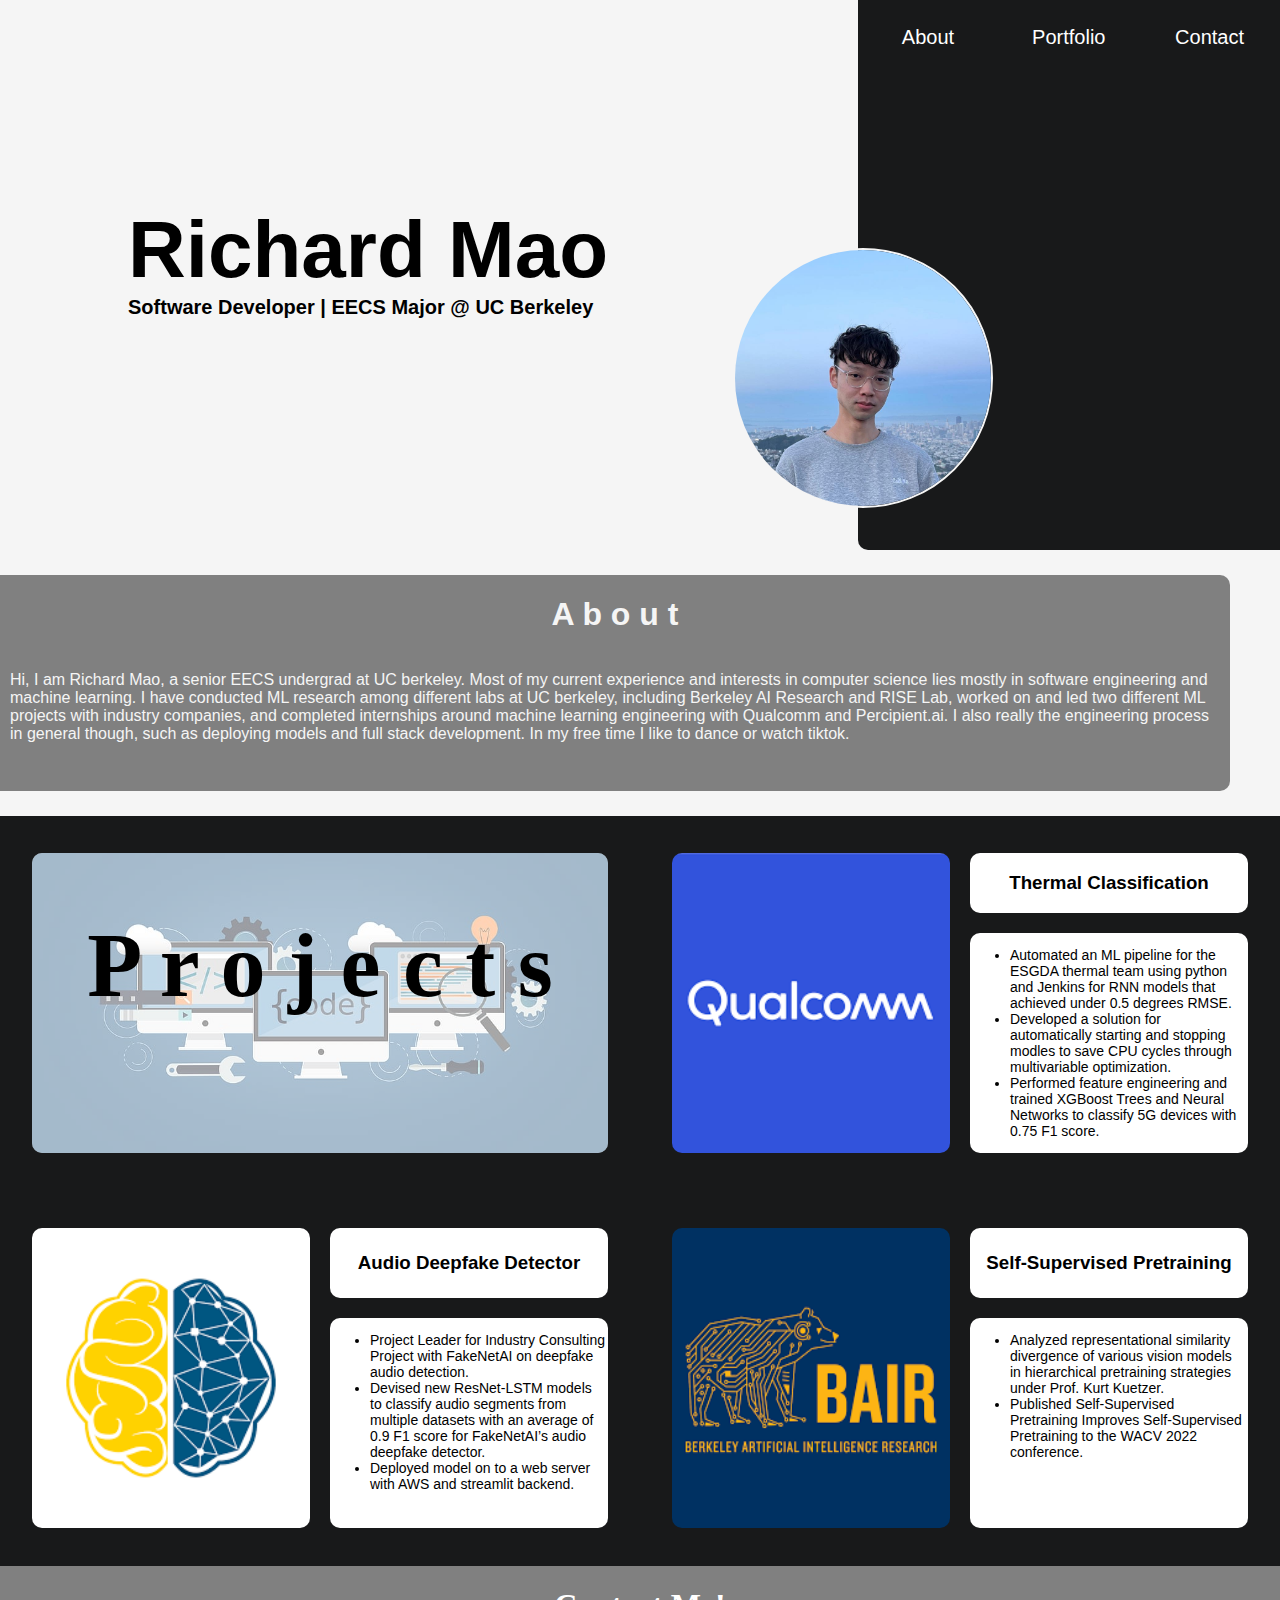
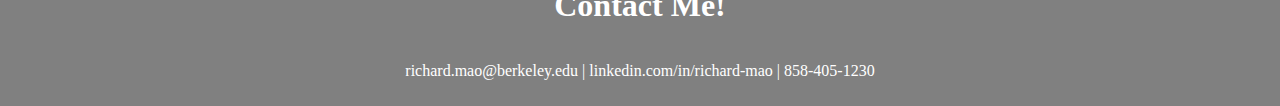
<file: proj1/index.html>
<!--
    Please note that this HTML template is a starting point!
    It is absolutely not comprehensive, and you will almost surely have to add more.
-->
<!DOCTYPE html>
<html lang="en">
<head>
    <meta charset="UTF-8">
    <meta http-equiv="X-UA-Compatible" content="IE=edge">
    <meta name="viewport" content="width=device-width, initial-scale=1.0">
    <link rel="stylesheet" href="./template.css">
    <title>Richard Mao's Website</title>
</head>
<body style="margin: 0;background-color:whitesmoke;">
    <div class="splash-page">
        <div class="navbar">
            <div class="logo"></div>
            <div class="nav">
               
                <button class="nav-button">
                    <a href="#about_tag">About</a>
                </button>
           
                <button class="nav-button">
                    <a href="#portfolio_tag">Portfolio</a>
                </button>
               
                <button class="nav-button">
                    <a href="#contact_tag">Contact</a>
                </button>
                
            </div>
        </div>
        <div class="headline-div">
       
            
            <img class = "pfp" src="./pfp.jpg" alt="PFP">
           
            <!--<img style = "border-radius: 50%; width: 250px; height: 250px; border: black;" src="./pfp.jpg" alt="PFP">-->
            <div class="headline">
                <h2 style="font-size: 80px;">Richard Mao</h2>
                <h2>Software Developer | EECS Major @ UC Berkeley</h2>
            </div>
            
            <div class="overlay-box"></div>
            
        </div>       
    </div>
  
    <a id="about_tag"> 
        <div class="about-page">
            <h1 style="justify-self: center">
                A b o u t
            </h1>
            <p> Hi, I am Richard Mao, a senior EECS undergrad at UC berkeley. 
                Most of my current experience and interests in computer science 
                lies mostly in software engineering and machine learning. 
                I have conducted ML research among different labs at UC berkeley, 
                including Berkeley AI Research and RISE Lab, worked on and led two
                different ML projects with industry companies, and completed internships
                around machine learning engineering with Qualcomm and Percipient.ai. 
                I also really the engineering process in general though, such as deploying models
                and full stack development. In my free time I like to dance or watch tiktok.<p>
        </div>
    </a>

    <div style="width:100%;height:25px"></div>

    <a id="portfolio_tag"> 
        <div class="portfolio">
            <div class="proj-container" style="background-color: white; border-radius: 10px; justify-content: center; align-content: center;">
                <img class="container-img" src="./proj.webp">
                <h1 style="position: absolute; font-size:90px; font-weight: bolder;"> P r o j e c t s</h1>
            </div>
            <div class="proj-container">
                <div class="proj-img">
                    <img src="./qc.png">
                </div>
                <div class="proj-col">
                    <div class="proj-name">
                        <h3> Thermal Classification </h3>
                    </div>
                    <div class="proj-desc">
                        <ul>
                            <li>Automated an ML pipeline for the ESGDA thermal team using python and Jenkins for RNN models that achieved under 0.5 degrees RMSE.</li>
                            <li>Developed a solution for automatically starting and stopping modles to save CPU cycles through multivariable optimization. </li>
                            <li>Performed feature engineering and trained XGBoost Trees and Neural Networks to classify 5G devices with 0.75 F1 score.</li>
                        </ul>
                    </div>

                </div>
            </div>

             <div class="proj-container">
                <div class="proj-img">
                    <img src="./mlab.png">
                </div>
                <div class="proj-col">
                    <div class="proj-name"> 
                        <h3> Audio Deepfake Detector </h3>
                    </div>
                    <div class="proj-desc">
                        <ul>
                            <li>Project Leader for Industry Consulting Project with FakeNetAI on deepfake audio detection.</li>
                            <li>Devised new ResNet-LSTM models to classify audio segments from multiple datasets with an average of 0.9 F1 score for FakeNetAI’s audio deepfake detector.</li>
                            <li>Deployed model on to a web server with AWS and streamlit backend.</li>
                        </ul>
                    </div>

                </div>
            </div>

            <div class="proj-container">
                <div class="proj-img">
                    <img style="width:91%;" src="./bair.png" >
                </div>
                <div class="proj-col">
                    <div class="proj-name">
                        <h3> Self-Supervised Pretraining </h3>
                    </div>
                    <div class="proj-desc">
                        <ul>
                            <li>Analyzed representational similarity divergence of various vision models in hierarchical pretraining strategies under Prof. Kurt Kuetzer.</li>
                            <li>Published Self-Supervised Pretraining Improves Self-Supervised Pretraining to the WACV 2022 conference.</li>
                        </ul>
                    </div>

                </div>
            </div>
        </div>
    </a>

    <a id="contact_tag"> 
        <div class="contact"> 
            <h1> Contact Me! </h1> 
            <div class="contact-bar"> 
                <p>
                richard.mao@berkeley.edu |
                <a href="http://www.linkedin.com/in/richard-mao"> linkedin.com/in/richard-mao </a> | 858-405-1230  
                </p>  
            </div>
        </div>
    </a>
</body>
</html>
</file>
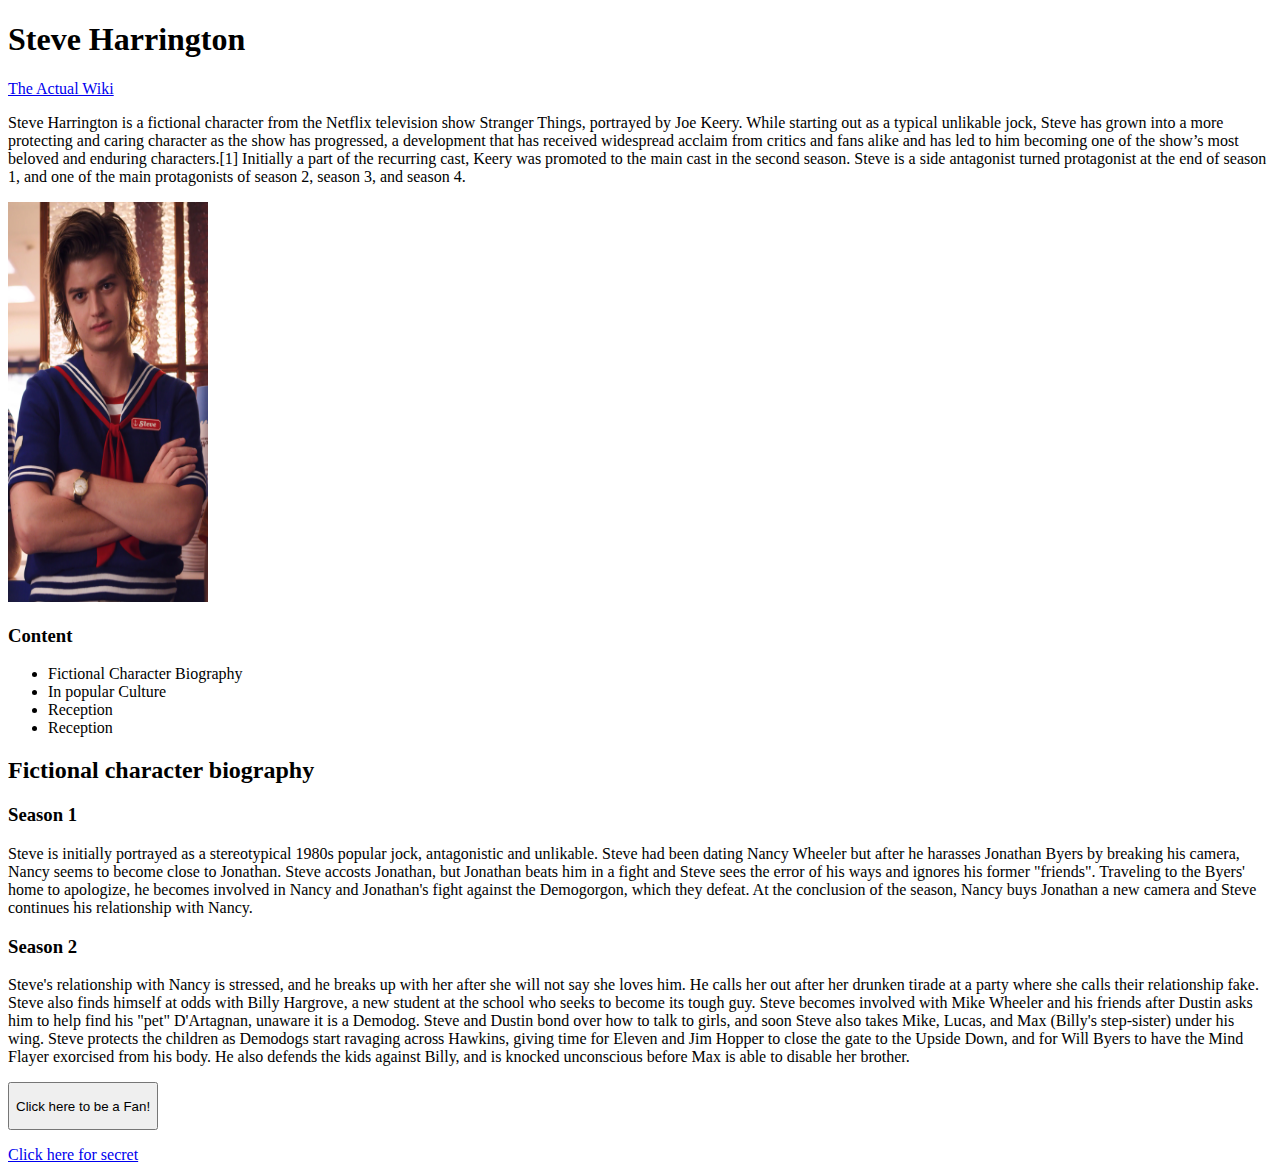
<file: assign1p1.html>
<!DOCTYPE html>
<html lang="en">
<head>
    <meta charset="UTF-8">
    <meta http-equiv="X-UA-Compatible" content="IE=edge">
    <meta name="viewport" content="width=device-width, initial-scale=1.0">
    <title>Document</title>

    <script>
        function clickAlert() {
            alert("Hello! I am an alert box!!");
        }
    </script>
</head>
<body>
    <h1>Steve Harrington</h1>
    <a href="https://en.wikipedia.org/wiki/Steve_Harrington">The Actual Wiki</a>
    <p> Steve Harrington is a fictional character from the Netflix television show Stranger Things, portrayed by Joe Keery. While starting out as a typical unlikable jock, Steve has grown into a more protecting and caring character as the show has progressed, a development that has received widespread acclaim from critics and fans alike and has led to him becoming one of the show’s most beloved and enduring characters.[1] Initially a part of the recurring cast, Keery was promoted to the main cast in the second season. Steve is a side antagonist turned protagonist at the end of season 1, and one of the main protagonists of season 2, season 3, and season 4. </p>
    <img src="./ST3_Steve_Harrington_portrait.jpg"
         alt="steven harrington picture"
         width="200"
         height="400">
    <h3>Content</h3>
    <ul>
        <li>Fictional Character Biography</li>
        <li>In popular Culture</li>
        <li>Reception</li>
        <li>Reception</li>
    </ul>

    <h2>Fictional character biography</h2>
    <h3>Season 1</h3>
    <p>Steve is initially portrayed as a stereotypical 1980s popular jock, antagonistic and unlikable. Steve had been dating Nancy Wheeler but after he harasses Jonathan Byers by breaking his camera, Nancy seems to become close to Jonathan. Steve accosts Jonathan, but Jonathan beats him in a fight and Steve sees the error of his ways and ignores his former "friends". Traveling to the Byers' home to apologize, he becomes involved in Nancy and Jonathan's fight against the Demogorgon, which they defeat. At the conclusion of the season, Nancy buys Jonathan a new camera and Steve continues his relationship with Nancy.</p>
    <h3>Season 2</h3>
    <p>Steve's relationship with Nancy is stressed, and he breaks up with her after she will not say she loves him. He calls her out after her drunken tirade at a party where she calls their relationship fake. Steve also finds himself at odds with Billy Hargrove, a new student at the school who seeks to become its tough guy. Steve becomes involved with Mike Wheeler and his friends after Dustin asks him to help find his "pet" D'Artagnan, unaware it is a Demodog. Steve and Dustin bond over how to talk to girls, and soon Steve also takes Mike, Lucas, and Max (Billy's step-sister) under his wing. Steve protects the children as Demodogs start ravaging across Hawkins, giving time for Eleven and Jim Hopper to close the gate to the Upside Down, and for Will Byers to have the Mind Flayer exorcised from his body. He also defends the kids against Billy, and is knocked unconscious before Max is able to disable her brother.</p>

    <button onclick=clickAlert()>
        <p>Click here to be a Fan!</p>
    </button>
    <p></p>
    <a href="./assign1p2.html">Click here for secret</a>

</body>
</html>
</file>
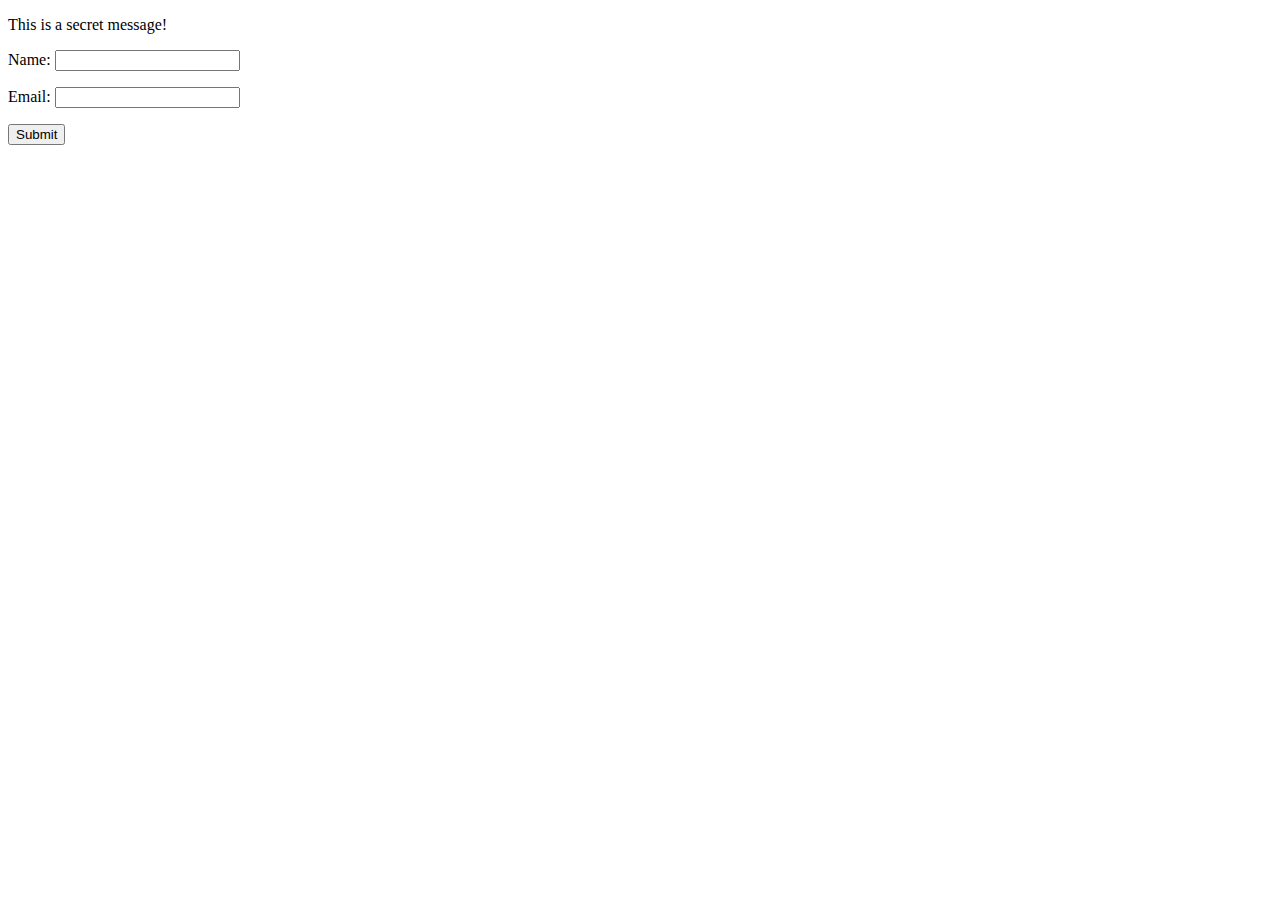
<file: assign1p2.html>
<!DOCTYPE html>
<html lang="en">
<head>
    <meta charset="UTF-8">
    <meta http-equiv="X-UA-Compatible" content="IE=edge">
    <meta name="viewport" content="width=device-width, initial-scale=1.0">
    <meta name="author" content="Richard Mao">
    <title>Document</title>
</head>
<body>
    <form>
        <p> This is a secret message!</p>
        <p> Name: <input /></p> 
        <p> Email: <input /> </p> 
        <input type="submit" />
    </form>
</body>
</html>
</file>
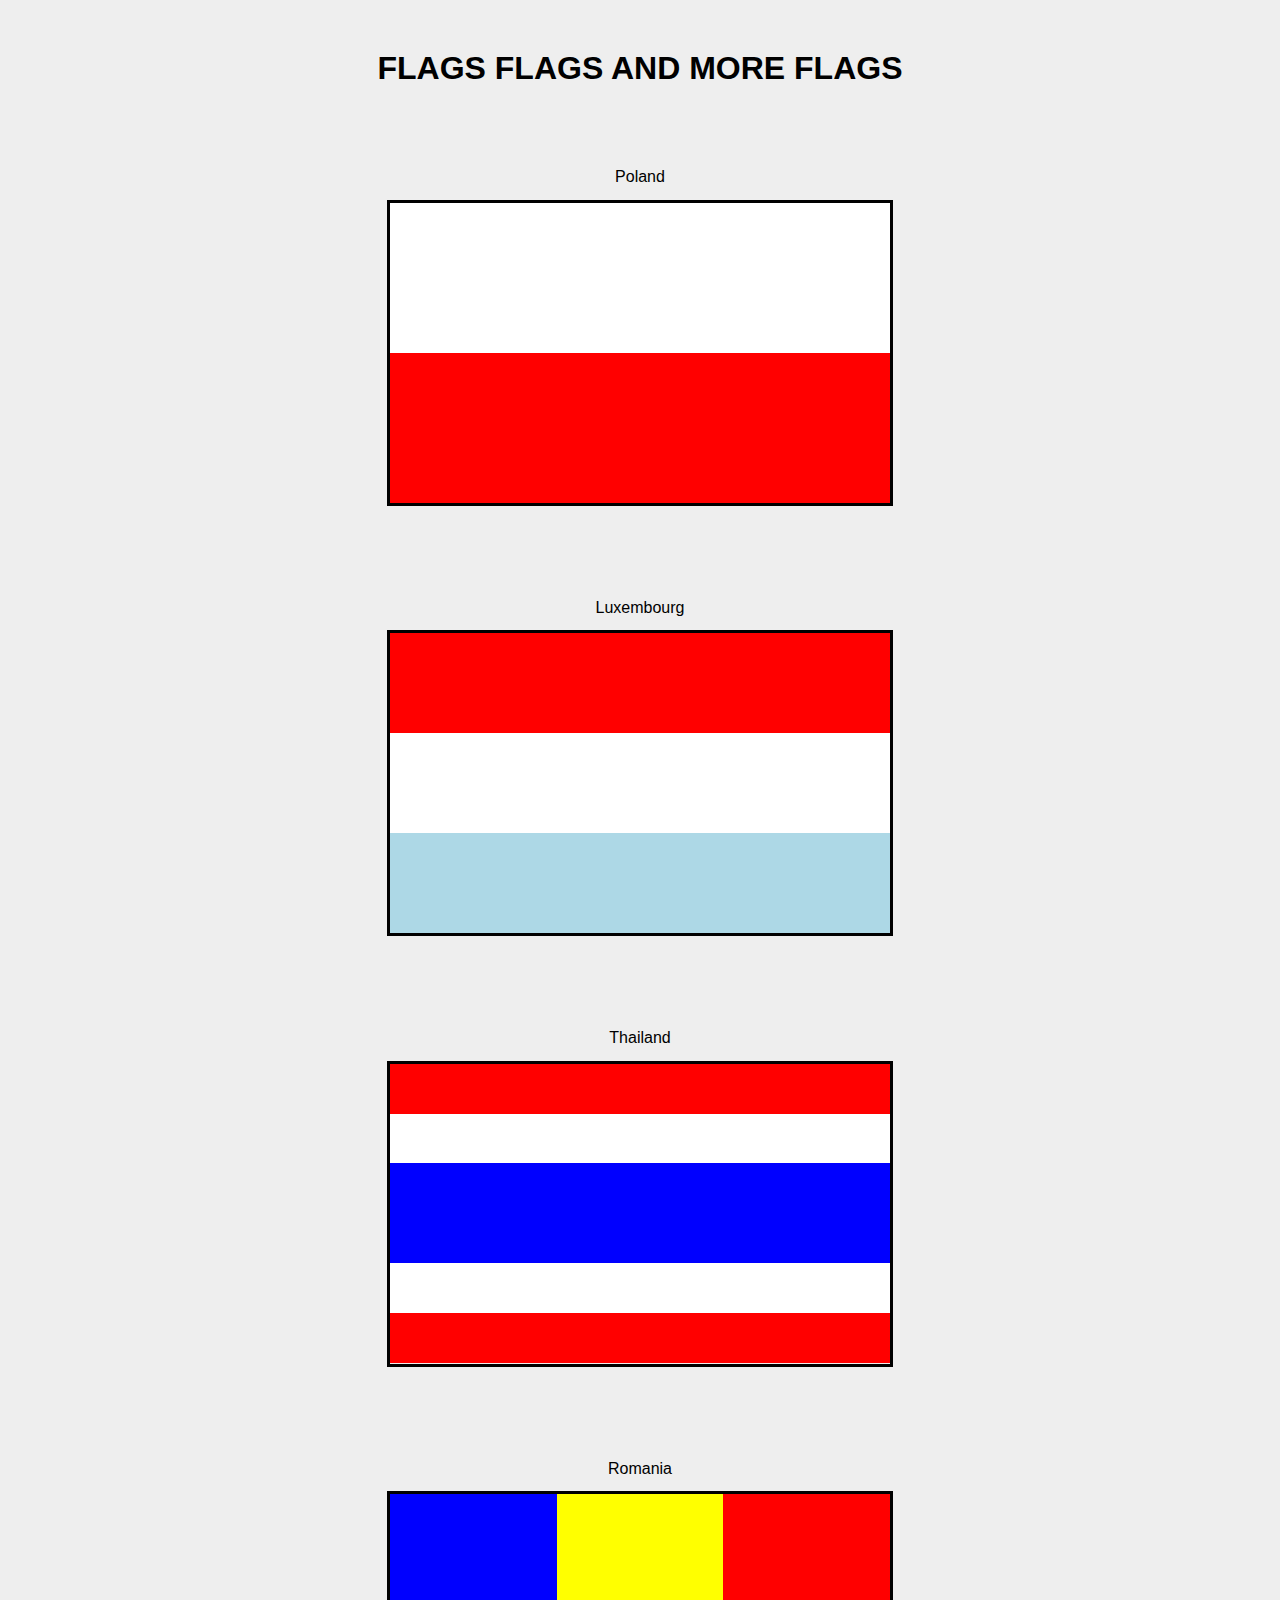
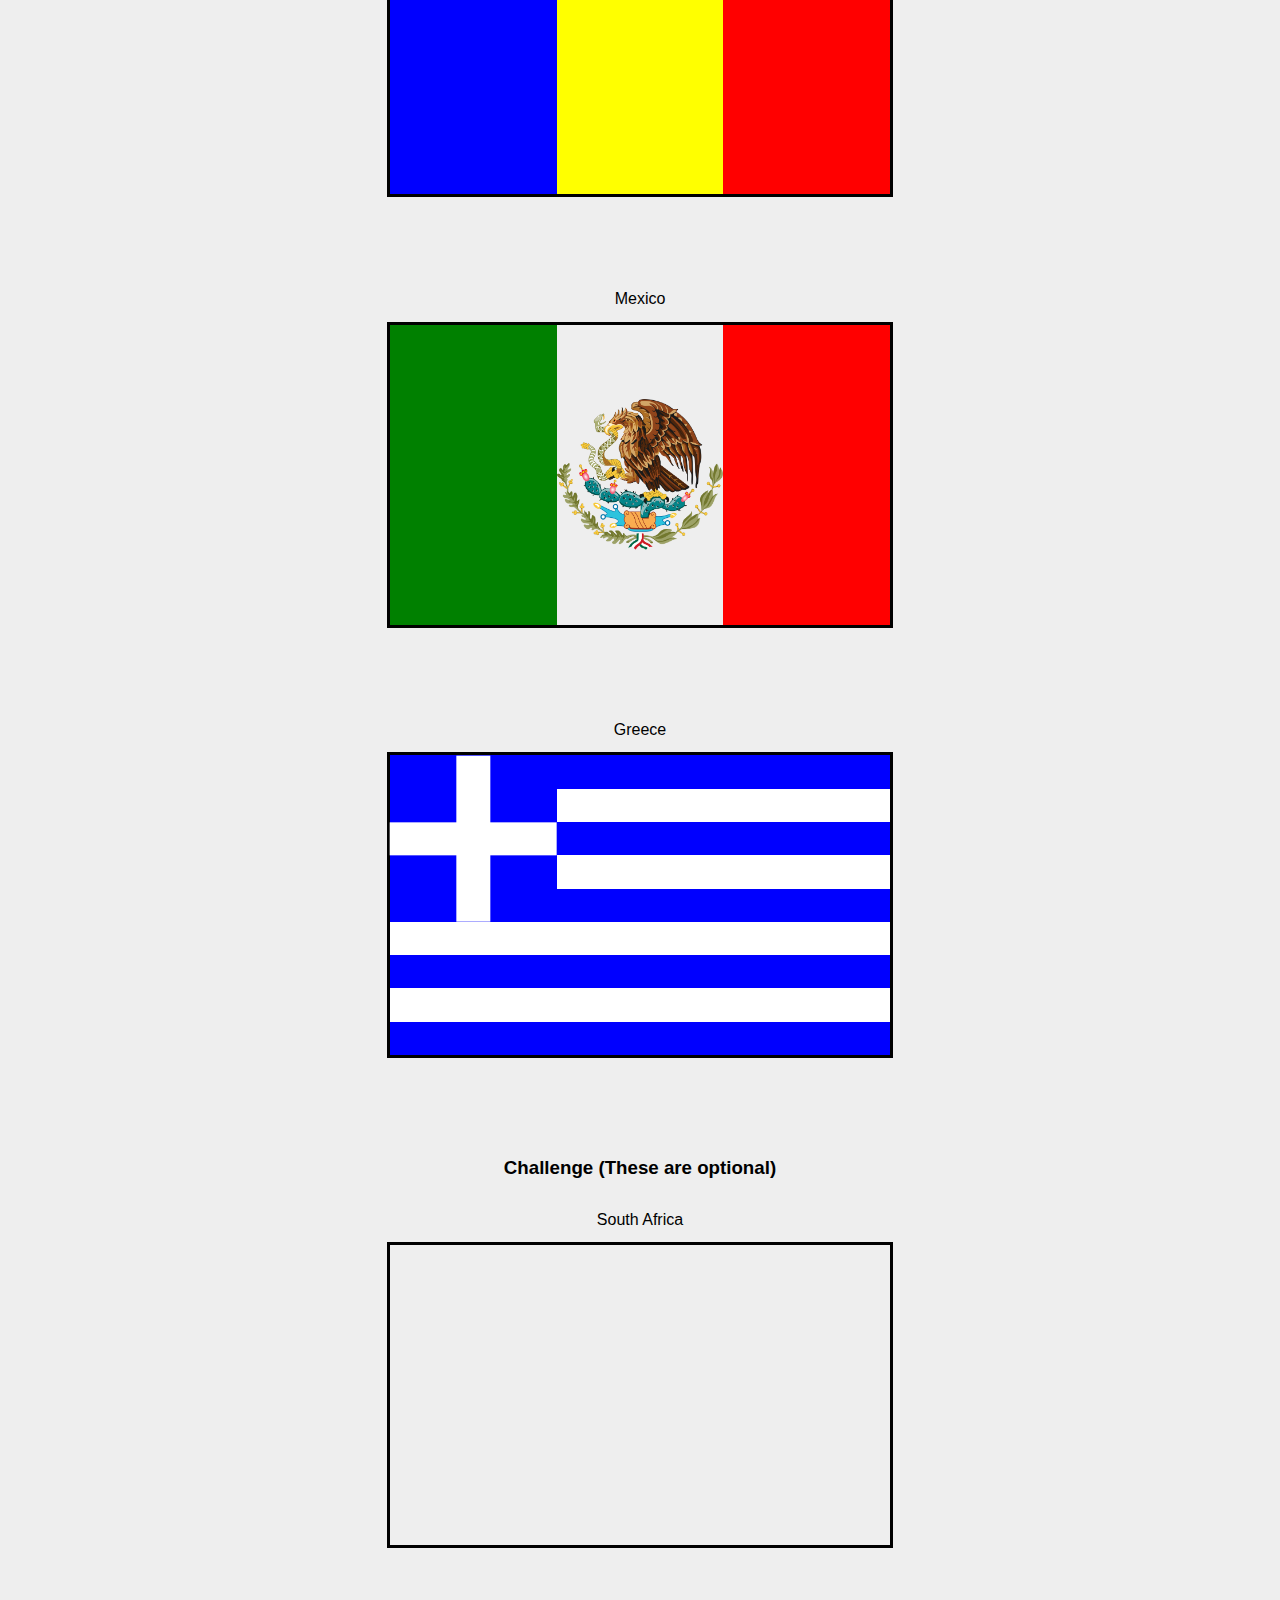
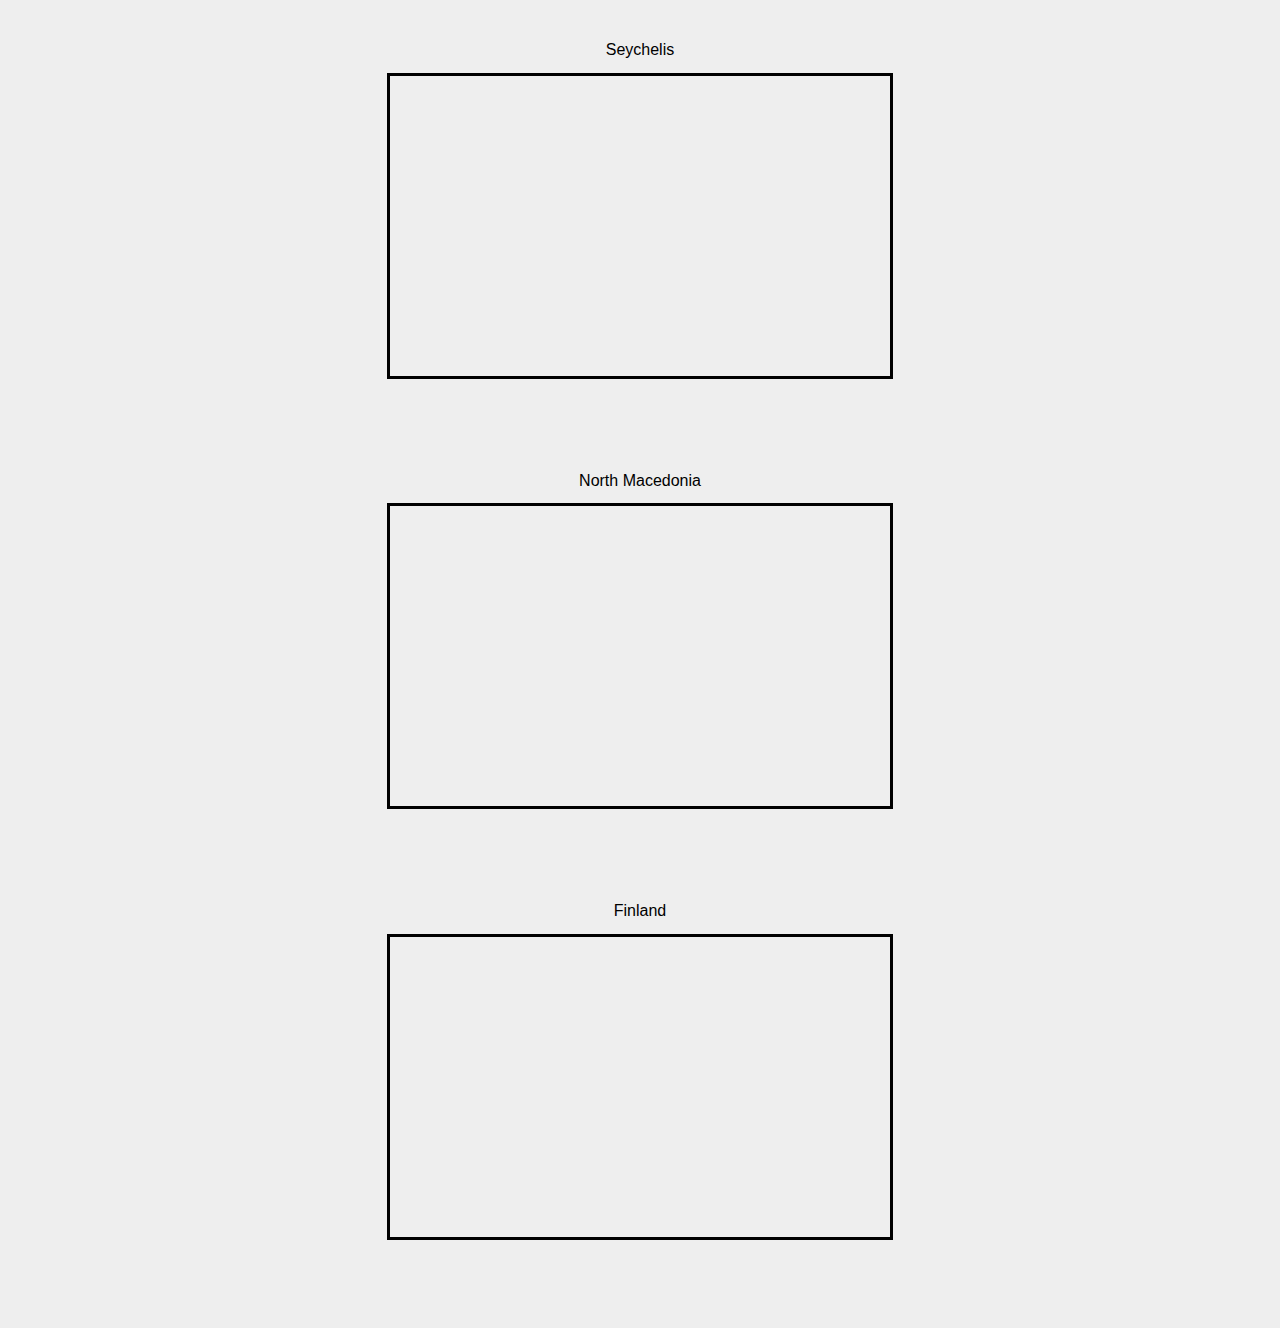
<file: assign2.html>
<!DOCTYPE html> 
<head>
    <link rel="preconnect" href="https://fonts.gstatic.com" />
    <link rel="stylesheet" href="styles.css" />
  </head>
  
  <h1 id="intro">FLAGS FLAGS AND MORE FLAGS</h1>
  
  <br />
  
  <!-- Some flags already have some css elements added in... You are expected to finish the rest.-->
  
  <!-- Also feel free to edit the HTML or CSS files as you like-->
  <!-- You are not restricted to the template!-->
  
  <div class="insideborder">
    <h2>Poland</h2>
    <div class="flag">
      <div class="white twovert"></div>
      <div class="red twovert"></div>
    </div>
  
    <h2>Luxembourg</h2>
    <div class="flag">
      <div class="red threevert"></div>
      <div class="white threevert"></div>
      <!-- Finish rest of flag here here -->
      <div class="lightblue threevert"></div>
    </div>
  
    <h2>Thailand</h2>
    <div class="flag">
      <!-- insert flag here -->
      <div class="threevert">
        <div class ="red twovert"></div>
        <div class ="white twovert"></div>
      </div>
      <div class="blue threevert"></div>
      <div class="threevert">
        <div class ="white twovert"></div>
        <div class ="red twovert"></div>
      </div>
    </div>
  
    <h2>Romania</h2>
    <div class="flag horiz">
      <!-- insert flag here -->
      <div class="blue threehoriz"></div>
      <div class="yellow threehoriz"></div>
      <div class="red threehoriz"></div>
    </div>
  
    <h2>Mexico</h2>
    <div class="flag horiz">
      <!-- insert flag here -->
      <div class="green threehoriz"></div>
      <div class="white threehoriz">
        <img style='height: 100%; width: 100%; object-fit: contain' 
             src="./flag_eagle.png">
      </div>
      <div class="red threehoriz"></div>
    </div>
  
    <h2>Greece</h2>
    <div class="flag">
      <!-- insert flag here -->
      <div class="blue box">
        <div class="white centercol"></div>
        <div class="white centerrect"></div>
 
      </div>
      <div class="blue ninevert">
      </div>
      <div class="white ninevert"></div>
      <div class="blue ninevert"></div>
      <div class="white ninevert"></div>
      <div class="blue ninevert"></div>
      <div class="white ninevert"></div>
      <div class="blue ninevert"></div>
      <div class="white ninevert"></div>
      <div class="blue ninevert"></div>
    </div>
  
    <h3>Challenge (These are optional)</h3>
  
    <h2>South Africa</h2>
    <div class="flag">
      <!-- insert flag here -->
    </div>
  
    <h2>Seychelis</h2>
    <div class="flag">
      <!-- insert flag here -->
    </div>
  
    <h2>North Macedonia</h2>
    <div class="flag">
      <!-- insert flag here -->
    </div>
  
    <h2>Finland</h2>
    <div class="flag">
      <!-- insert flag here -->
    </div>
  </div>
</file>
<file: proj1/template.css>
html {
  scroll-behavior: smooth;
}

a {
  color: inherit;
  text-decoration: none;
}

.splash-page {
  display:flex;
  flex-direction: column;
}

.navbar {
  display: flex;
  position: sticky;
  justify-content: space-around;
  height: 75px; 

}


.headline-div {
  display: flex;
  justify-content: space-around;
  background-color: whitesmoke;
  height:500px;
}

.overlay-box {
  width:33%;
  background-color:#18191A;
  margin-bottom: 25px;
  border-bottom-left-radius: 10px;
}

.headline {
  display: flex;
  flex-direction: column;
  align-items:flex-start;
  justify-content:center;
  width: 57%;
  padding-left: 10%;
  padding-bottom: 10%;
  background-color: whitesmoke;
  font-family:'Gill Sans', 'Gill Sans MT', Calibri, 'Trebuchet MS', sans-serif;
}

.headline h1 {
  font-size: 80px;
  text-align: left;
  margin: 0 
}
.headline h2 {
  font-size: 20px;
  text-align: left;
  margin: 0
}

.logo {
  display: flex;
  align-items:center;
  justify-content: flex-end;
  background-color: whitesmoke;
  height:100%;
  width: 67%;
}

.nav {
  display: flex;
  flex-grow: 1;
  align-items: center;
  justify-content: space-evenly;
  background-color: #18191A;
  height:100%;
  width: 33%; 
}

  /* For the aesthetics */
  .nav-button {
    background-color: transparent;
    color: white;
    border: none;
    font-size:20px;
    transition-duration: 0.5s;
    text-align: center;
    /*border: 2px solid white;*/
    width:33.333%;
    height:100%;
  }

  /* Makes the whole button clickable */
  .nav-button a { 
    display: block; 
  }

  .nav-button:hover {
    background-color: whitesmoke;
    color: #18191A;
  }

  .nav-button:active {
    border-style: outset;    
  }

  .pfp {
    position: absolute; 
    left: 57.25%; 
    top: 27.5%; 
    border-radius: 50%; 
    width:20%;
    aspect-ratio: 1 / 1;
    overflow:hidden;
    border: 2px solid whitesmoke;
  }

  
.about-page {
  display: flex;
  flex-direction: column;
  justify-content: center;
  align-items: center; 
  color: whitesmoke;
  background-color: gray;
  margin-right: 50px;
  padding-left:10px;
  padding-right:10px;
  border-top-right-radius: 10px;
  border-bottom-right-radius: 10px;
  font-family:'Gill Sans', 'Gill Sans MT', Calibri, 'Trebuchet MS', sans-serif;
}

/*portfolio*/
.portfolio {
  display: flex;
  background-color: #18191A;
  justify-content: space-around;
  align-content: space-around;
  flex-wrap: wrap;
  height: 750px;
}

.proj-container {
  display: flex;
  background-color: transparent;
  flex-direction: row;
  justify-content: space-between;
  width: 45%;
  gap: 20px;
  height: 40%;
  overflow:hidden;
  
}
  

.proj-img {
  display: flex;
  flex-direction: column;
  align-items:center;
  justify-content:center;
  background-color: white;
  width:50%;
  height:100%;
  border-radius: 10px;
  overflow: hidden;
}

.proj-img img {
  flex-shrink: 0;
  min-width: 100%;
  min-height: 100%
}

.container-img {
  flex-shrink: 0;
  min-width: 100%;
  min-height: 100%;
  opacity: 43%;
}

.proj-col {
  display: flex;
  background-color: transparent;
  flex-direction: column;
  gap: 20px;
  width:50%;
  height:100%;
}

.proj-name {
  display: flex;
  align-items:center;
  justify-content:center;
  background-color: white;
  height:25%;
  width:100%;
  border-radius: 10px;
  color:black;
  font-family:'Gill Sans', 'Gill Sans MT', Calibri, 'Trebuchet MS', sans-serif;
  
}

.proj-desc {
  display: flex;
  align-items:top;
  justify-content:left;
  background-color: white;
  height:75%;
  width:99%;
  border-radius: 10px;
  color:black;
  font-size:14px;
  font-family:'Gill Sans', 'Gill Sans MT', Calibri, 'Trebuchet MS', sans-serif;
  padding-right:1%;
}

/*contact*/
.contact {
  
  display: flex;
  flex-direction: column;
  justify-items:center;
  align-items: center;
  background-color: grey;
  color:white;
  padding-bottom: 10px;
}

.contact-bar {
  display: flex;
  flex-direction: row;
  justify-content: space-evenly;
}
</file>
<file: styles.css>
/* Ignore following classes */

* {
    font-family: "Montserrat", sans-serif;
    background-color: #eeeeee;
  }
  
  #intro {
    color: rgb(0, 0, 0);
    text-align: center;
    margin: 50px;
  }
  
  .insideborder {
    display: flex;
    flex-direction: column;
    align-items: center;
  }
  
  .para {
    font-weight: 300;
    margin-left: 10px;
  }
  
  h2 {
    font-size: medium;
    font-weight: 200;
  }
  
  /* Classes that you might find useful */
  /* Note* These classes do not cover every possibloe case to build you flags, you will have to continue to add your own*/
  
  .flag {
    height: 300px;
    width: 500px;
    border-style: solid;
    margin-bottom: 5rem;
    position: relative;
  }
  
  .horiz {
    display: flex;
    flex-direction: row;
  }
  
  .twovert {
    height: 50%;
  }
  
  .threevert {
    height: 33.3%;
  }
  
  .threehoriz {
    width: 33.3%;
  }
  
  .skinny {
    height: 17.5%;
  }
  
  .ninevert {
    height: 11.11%;
  }

  .box {
    position: absolute;
    height: 166.66px;
    width: 166.66px;
    /*display: flex;
    justify-content: center;
    align-items: center; */
    z-index: 1;
    
  }

  .centerrect {
    height: 33.33px;
    width: 166.66px;
    position: absolute;
    top: 50%; left: 50%;
    transform: translate(-50%,-50%);
    z-index: 2;
  }

  .centercol {
    height: 166.66px;
    width: 33.33px;
    top: 50%; left: 50%;
    transform: translate(-50%,-50%);
    position: absolute;
    z-index: 2;
  }

  .fat {
    height: 30%;
  }
  
  .circle {
    border-radius: 50%;
    height: 200px;
    width: 200px;
    position: relative;
    left: 85px;
    top: 50px;
  }
  
  /* Colors/ Feel free to add your own! */
  
  .red {
    background-color: red;
  }
  
  .orange {
    background-color: orange;
  }
  
  .yellow {
    background-color: yellow;
  }
  
  .green {
    background-color: green;
  }
  
  .blue {
    background-color: blue;
  }
  
  .lightblue {
    background-color: lightblue;
  }
  
  .purple {
    background-color: purple;
  }
  
  .white {
    background-color: #fff;
  }
</file>
